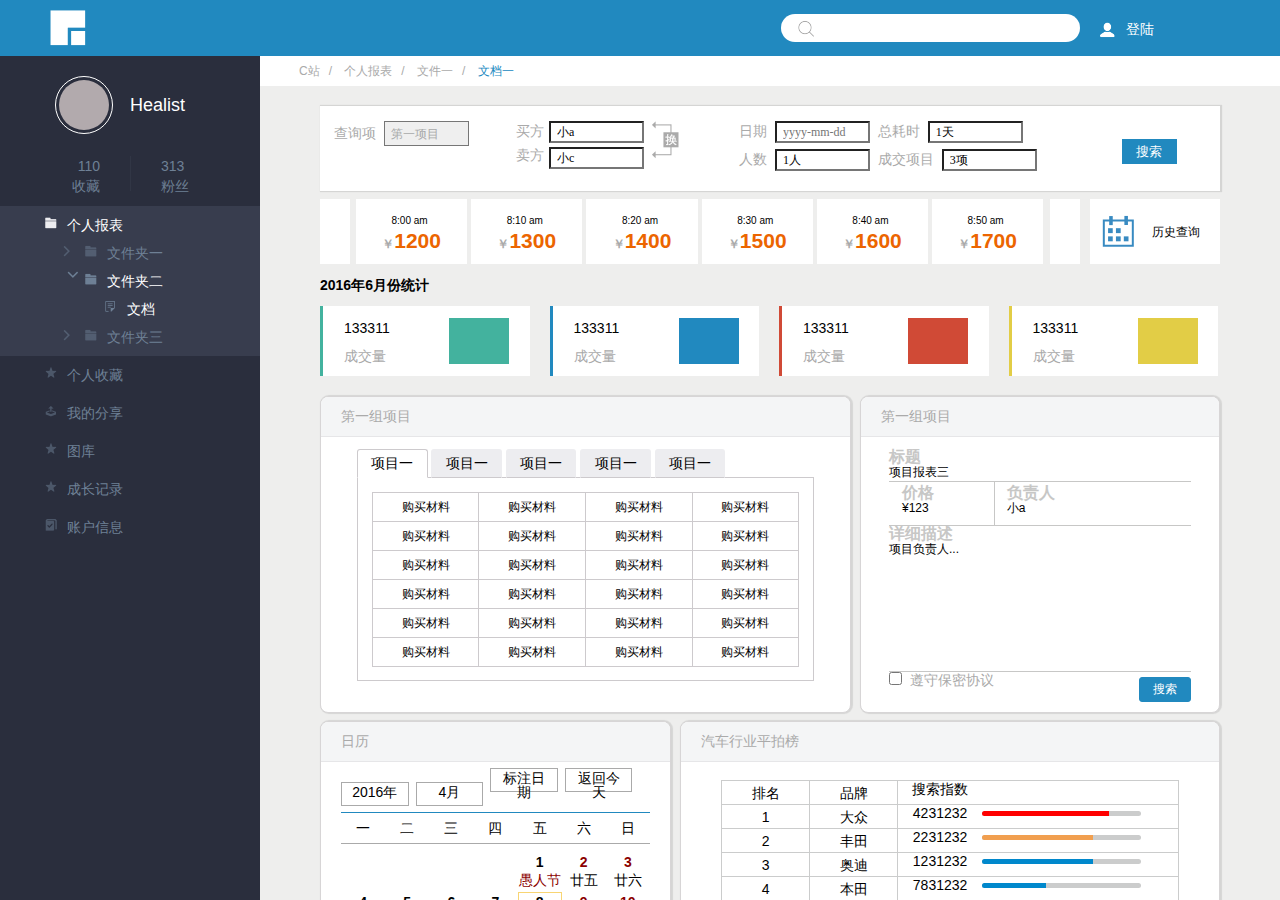
<file: phase1/09/index.html>
<!DOCTYPE html>
<html lang="en">
<head>
	<meta charset="UTF-8">
	<title>Document</title>
	<link rel="stylesheet" href="./css/09.css">
</head>
<body>
	<div class="header">
		<img src="./images/logo.png" alt="">
		<input class="search">
		<div class="login">
			<div class="log">
				<img src="./images/login.png" alt="person">
				<span><a href="#">登陆</a></span>
			</div>
		</div>
	</div>

	<div class="main">
		<div class="sideBar">
			<div class="info">
				<div class="user">
					<div class="userFace">
						<div class="faceIcon"></div>
					</div>
					<a href="userName">Healist</a>
				</div>
				<div class="uInfo">
					<ul>
						<li class="item1"><p>110</p><p>收藏</p></li>
						<li class="item2"><p>313</p><p>粉丝</p></li>
					</ul>
				</div>
			</div>

			<div class="sideNav">
				<dl class="menu-list active">
                    <dt class="menu-title"> 
                        <b class="icon-table"></b>
                        <span>个人报表</span>
                    </dt>
                    <dd>
                        <dl class="child-tree">
                            <dt>
                                <b class="icon-jt"></b>
                                <b class="icon-doc"></b>
                                <span>文件夹一</span>
                            </dt>
                        </dl>
                    </dd>
                    <dd> 
                        <dl class="child-tree">
                            <dt class="active">
                                <b class="icon-jt"></b>
                                <b class="icon-doc"></b>
                                <span>文件夹二</span>
                            </dt> 
                            <dd class="active">
                                <b class="icon-txt"></b>
                                <span>文档</span>
                            </dd>
                        </dl>
                    </dd>
                    <dd>
                        <dl class="child-tree">
                            <dt>
                                <b class="icon-jt"></b>
                                <b class="icon-doc"></b>
                                <span>文件夹三</span>
                            </dt>
                        </dl>
                    </dd>
                </dl>
                <dl class="menu-list">
                    <dt class="menu-title">
                        <b class="icon-star"></b>
                        <span>个人收藏</span>
                    </dt>
                </dl>
                <dl class="menu-list">
                    <dt class="menu-title">
                        <b class="icon-pos"></b>
                        <span>我的分享</span>
                    </dt>
                </dl>
                <dl class="menu-list">
                    <dt class="menu-title">
                        <b class="icon-star"></b>
                        <span>图库</span>
                    </dt>
                </dl>
                <dl class="menu-list">
                    <dt class="menu-title">
                        <b class="icon-star"></b>
                        <span>成长记录</span>
                    </dt>
                </dl>
                <dl class="menu-list">
                    <dt class="menu-title">
                        <b class="icon-book"></b>
                        <span>账户信息</span>
                    </dt>
                </dl>
			</div>
		</div>

		<div class="content">
			<div class="con-nav">
				<a href="javascript:;">C站</a>/
                <a href="javascript:;">个人报表</a>/
                <a href="javascript:;">文件一</a>/ 
                <a href="javascript:;" class="active">文档一</a>
			</div>
			<div class="content_box">
				<div class="con_search">
					<div class="search-xm">
						<span class="xm-name">查询项</span>
						<select name="xm" id="xm">
							<option value="1">第一项目</option>
							<option value="2">第二项目</option>
						</select>
					</div>
					<div class="search-change">
						<div class="changeBox">
							<a href="" class="icon-huan xm-huan"></a>
							<div class="buy">
								<span class="label1">买方</span>
								<input class="val val1" type="text" value="小a">
							</div>
							<div class="sale">
								<span class="label2">卖方</span>
								<input class="val val2" type="text" value="小c">
							</div>
							<div></div>
						</div>
					</div>
                    <div class="search-xq"> 
                        <div class="xq1">
                            <span>日期</span>
                            <input type="text" placeholder="yyyy-mm-dd">
                            <span>总耗时</span>
                            <input type="text" value="1天">
                        </div>
                        <div class="xq2">
                            <span>人数</span>
                            <input type="text" value="1人">
                            <span>成交项目</span>
                            <input type="text" value="3项">
                        </div>
                    </div>

                    <div class="search-button">
                        <input type="submit" value="搜索"> 
                    </div>

				</div>

                <div class="history">
                    <div class="lists">
                        <div class="list-box">
                            <ul>
                                <li><p>8:00 am</p><h4><span>￥</span>1200</h4></li>
                                <li><p>8:10 am</p><h4><span>￥</span>1300</h4></li>
                                <li><p>8:20 am</p><h4><span>￥</span>1400</h4></li>
                                <li><p>8:30 am</p><h4><span>￥</span>1500</h4></li>
                                <li><p>8:40 am</p><h4><span>￥</span>1600</h4></li>
                                <li><p>8:50 am</p><h4><span>￥</span>1700</h4></li>
                            </ul>
                            <a href="" class="icon-pre pre"></a>
                            <a href="" class="icon-next next"></a>
                        </div>
                        <div class="history-info">
                            <b class="icon-date"></b>
                            <span>历史查询</span>
                        </div>
                    </div>
                </div>

                <div class="statistic">
                    <h3 class="sta-title">2016年6月份统计</h3>
                    <ul>
                        <li class="item green item-spe"><div class="text"><p>133311</p><span>成交量</span><b class="block"></b></div></li>
                        <li class="item blue"><div class="text"><p>133311</p><span>成交量</span><b class="block"></b></div></li>
                        <li class="item red"><div class="text"><p>133311</p><span>成交量</span><b class="block"></b></div></li>
                        <li class="item yellow"><div class="text"><p>133311</p><span>成交量</span><b class="block"></b></div></li>
                    </ul>
                </div>

                <div class="xm-details">
                    <div class="xm-table1">
                        <div class="info-title">
                            第一组项目
                        </div>
                        <div class="tab">
                             <ul class="tab-head">
                                <li class="active">项目一</li>
                                <li>项目一</li>
                                <li>项目一</li>
                                <li>项目一</li>
                                <li>项目一</li>
                            </ul>
                            <ul class="tab-body">
                                <li>
                                    <table>
                                        <tbody>
                                            <tr>
                                                <td>购买材料</td>
                                                <td>购买材料</td>
                                                <td>购买材料</td>
                                                <td>购买材料</td>
                                            </tr>
                                            <tr>
                                                <td>购买材料</td>
                                                <td>购买材料</td>
                                                <td>购买材料</td>
                                                <td>购买材料</td>
                                            </tr>
                                            <tr>
                                                <td>购买材料</td>
                                                <td>购买材料</td>
                                                <td>购买材料</td>
                                                <td>购买材料</td>
                                            </tr>
                                            <tr>
                                                <td>购买材料</td>
                                                <td>购买材料</td>
                                                <td>购买材料</td>
                                                <td>购买材料</td>
                                            </tr>
                                            <tr>
                                                <td>购买材料</td>
                                                <td>购买材料</td>
                                                <td>购买材料</td>
                                                <td>购买材料</td>
                                            </tr>
                                            <tr>
                                                <td>购买材料</td>
                                                <td>购买材料</td>
                                                <td>购买材料</td>
                                                <td>购买材料</td>
                                            </tr>
                                        </tbody>
                                    </table>
                                </li>
                                <li></li>
                                <li></li>
                                <li></li>
                                <li></li>
                            </ul>
                        </div>
                    </div>
                    <div class="xm-table2">
                        <div class="info-title">第一组项目</div>
                        <div class="msg">
                            <h3>标题</h3>
                            <p>项目报表三</p>
                            <ol class="lable">
                                <li class="pirc">
                                    <h3>价格</h3>
                                    <p>¥123</p>
                                </li>
                                <li class="person">
                                    <h3>负责人</h3>
                                    <p>小a</p>
                                </li>
                            </ol>
                            <div class="xm-info">
                                <h3>详细描述</h3> 
                                <p>项目负责人...</p>
                            </div>
                            <div class="footer">
                                <div class="u-checked">
                                    <input type="checkbox">
                                    <b class="icon-checkbox"></b>
                                    <span>遵守保密协议</span> 
                                </div>
                                <button class="btn-default">搜索</button>
                            </div>
                        </div>
                    </div>
                </div>

                <div class="other-info">
                    <div class="oi-left">
                        <div class="info-title">日历</div>
                        <div class="date">
                            <div class="change">
                                <div class="u-select year">
                                    <input type="hidden" value="小a">
                                    <div class="u-hd">
                                        <b class="tran"></b>
                                        <span>2016年</span>
                                    </div>
                                    <div class="u-bd">
                                        <ul>

                                        </ul>
                                    </div> 
                                </div>
                                
                                <div class="u-select">
                                    <input type="hidden" value="小a">
                                    <div class="u-hd">
                                        <b class="tran"></b>
                                        <span>4月</span>
                                    </div>
                                    <div class="u-bd">
                                        <ul>

                                        </ul>
                                    </div>
                                </div>
                                
                                <div class="u-select">
                                    <input type="hidden" value="小a">
                                    <div class="u-hd">
                                        <b class="tran"></b>
                                        <span>标注日期</span>
                                    </div>
                                    <div class="u-bd">
                                        <ul>

                                        </ul>
                                    </div>
                                </div>
                                
                                <div class="u-select tip-date">
                                    返回今天
                                </div>
                            </div>
                            <div class="date-list">
                                <ul class="date-head">
                                    <li>一</li>
                                    <li>二</li>
                                    <li>三</li>
                                    <li>四</li>
                                    <li>五</li>
                                    <li>六</li>
                                    <li>日</li> 
                                </ul>
                                <ol class="date-body">
                                   <li></li>
                                   <li></li>
                                   <li></li>
                                   <li></li>
                                    <li class="jr">
                                        <b>1</b>
                                        <br>
                                        <span>愚人节</span>
                                    </li>
                                    <li class="day">
                                        <b>2</b>
                                        <br>
                                        <span>廿五</span>
                                    </li>
                                    <li class="day">
                                        <b>3</b>
                                        <br>
                                        <span>廿六</span>
                                    </li>
                                    <li>
                                        <b>4</b>
                                        <br>
                                        <span>廿七</span>
                                    </li>
                                    <li class="jr">
                                        <b>5</b>
                                        <br>
                                        <span>清明</span>
                                    </li>
                                    <li>
                                        <b>6</b>
                                        <br>
                                        <span>廿九</span>
                                    </li>
                                    <li>
                                        <b>7</b>
                                        <br>
                                        <span>三月</span>
                                    </li>
                                    <li class="active">
                                        <b>8</b> 
                                        <br>
                                        <span>初二</span>
                                    </li>
                                    <li class="day">
                                        <b>9</b>
                                        <br>
                                        <span>初三</span>
                                    </li>
                                    <li class="day">
                                        <b>10</b>
                                        <br>
                                        <span>初四</span>
                                    </li>
                                    <li>
                                        <b>11</b>
                                        <br>
                                        <span>初五</span>
                                    </li>
                                    <li>
                                        <b>12</b>
                                        <br>
                                        <span>初六</span>
                                    </li>
                                    <li>
                                        <b>13</b>
                                        <br>
                                        <span>初七</span>
                                    </li>
                                    <li>
                                        <b>14</b>
                                        <br>
                                        <span>初八</span>
                                    </li>
                                    <li>
                                        <b>15</b>
                                        <br>
                                        <span>初九</span>
                                    </li>
                                    <li class="day">
                                        <b>16</b>
                                        <br>
                                        <span>初十</span>
                                    </li>
                                    <li class="day">
                                        <b>17</b>
                                        <br>
                                        <span>十一</span>
                                    </li>
                                    <li>
                                        <b>18</b>
                                        <br>
                                        <span>十二</span>
                                    </li>
                                    <li>
                                        <b>19</b>
                                        <br>
                                        <span>十三</span>
                                    </li>
                                    <li>
                                        <b>20</b>
                                        <br>
                                        <span>十四</span>
                                    </li>
                                    <li>
                                        <b>21</b>
                                        <br>
                                        <span>十五</span>
                                    </li>
                                    <li>
                                        <b>22</b>
                                        <br>
                                        <span>十六</span>
                                    </li>
                                    <li class="day">
                                        <b>23</b>
                                        <br>
                                        <span>十七</span>
                                    </li>
                                    <li class="day">
                                        <b>24</b>
                                        <br>
                                        <span>十八</span>
                                    </li>
                                    <li>
                                        <b>25</b>
                                        <br>
                                        <span>十九</span>
                                    </li>
                                    <li>
                                        <b>26</b>
                                        <br>
                                        <span>廿十</span>
                                    </li>
                                    <li>
                                        <b>27</b>
                                        <br>
                                        <span>廿一</span>
                                    </li>
                                    <li>
                                        <b>28</b>
                                        <br>
                                        <span>廿二</span>
                                    </li>
                                    <li>
                                        <b>29</b>
                                        <br>
                                        <span>廿三</span>
                                    </li>
                                    <li class="day">
                                        <b>30</b>
                                        <br>
                                        <span>廿四</span>
                                    </li>
                                    <li>
                                        <b></b>
                                        <br>
                                        <span></span>
                                    </li>
                                </ol>
                            </div>
                        </div>
                    </div>



                    <div class="oi-right">
                        <div class="info-title">汽车行业平拍榜</div>
                        <div class="table">
                            <table>
                                <thead>
                                    <tr>
                                        <td><span>排名</span></td>
                                        <td><span>品牌</span></td>
                                        <td><span>搜索指数</span></td>
                                    </tr>
                                </thead>
                                <tbody>
                                    <tr>
                                        <td>1</td>
                                        <td>大众</td>
                                        <td>
                                            <span>4231232</span>
                                            <div class="line-box"> 
                                                <i class="line red">
                                                    <b style="width:80%"></b>
                                                </i>
                                            </div>
                                        </td>
                                    </tr>
                                    <tr>
                                        <td>2</td>
                                        <td>丰田</td>
                                        <td>
                                           <span>2231232</span>
                                            <div class="line-box">
                                                <i class="line orgian">
                                                    <b style="width:70%"></b>
                                                </i>
                                            </div>
                                        </td>
                                    </tr>
                                    <tr>
                                        <td>3</td>
                                        <td>奥迪</td>
                                        <td>
                                           <span>1231232</span>
                                            <div class="line-box">
                                                <i class="line blue">
                                                    <b style="width:70%"></b>
                                                </i>
                                            </div>
                                        </td>
                                    </tr>
                                    <tr>
                                        <td>4</td>
                                        <td>本田</td>
                                        <td>
                                            <span>7831232</span>
                                            <div class="line-box"> 
                                                <i class="line blue">
                                                    <b style="width:40%"></b>
                                                </i>
                                            </div>
                                        </td>
                                    </tr>
                                    <tr>
                                        <td>4</td>
                                        <td>本田</td>
                                        <td>
                                            <span>7831232</span>
                                            <div class="line-box"> 
                                                <i class="line blue">
                                                    <b style="width:40%"></b>
                                                </i>
                                            </div>
                                        </td>
                                    </tr><tr>
                                        <td>4</td>
                                        <td>本田</td>
                                        <td>
                                            <span>7831232</span>
                                            <div class="line-box"> 
                                                <i class="line blue">
                                                    <b style="width:40%"></b>
                                                </i>
                                            </div>
                                        </td>
                                    </tr><tr>
                                        <td>4</td>
                                        <td>本田</td>
                                        <td>
                                            <span>7831232</span>
                                            <div class="line-box"> 
                                                <i class="line blue">
                                                    <b style="width:40%"></b>
                                                </i>
                                            </div>
                                        </td>
                                    </tr><tr>
                                        <td>4</td>
                                        <td>本田</td>
                                        <td>
                                           <span>7831232</span>
                                            <div class="line-box"> 
                                                <i class="line blue">
                                                    <b style="width:40%"></b>
                                                </i>
                                            </div>
                                        </td>
                                    </tr><tr>
                                        <td>4</td>
                                        <td>本田</td>
                                        <td>
                                            <span>7831232</span>
                                            <div class="line-box"> 
                                                <i class="line blue">
                                                    <b style="width:40%"></b>
                                                </i>
                                            </div>
                                        </td>
                                    </tr>
                                </tbody>
                            </table>
                        </div>
                    </div>
                </div>
			</div>
		</div>

	</div>

</body>
</html>
</file>
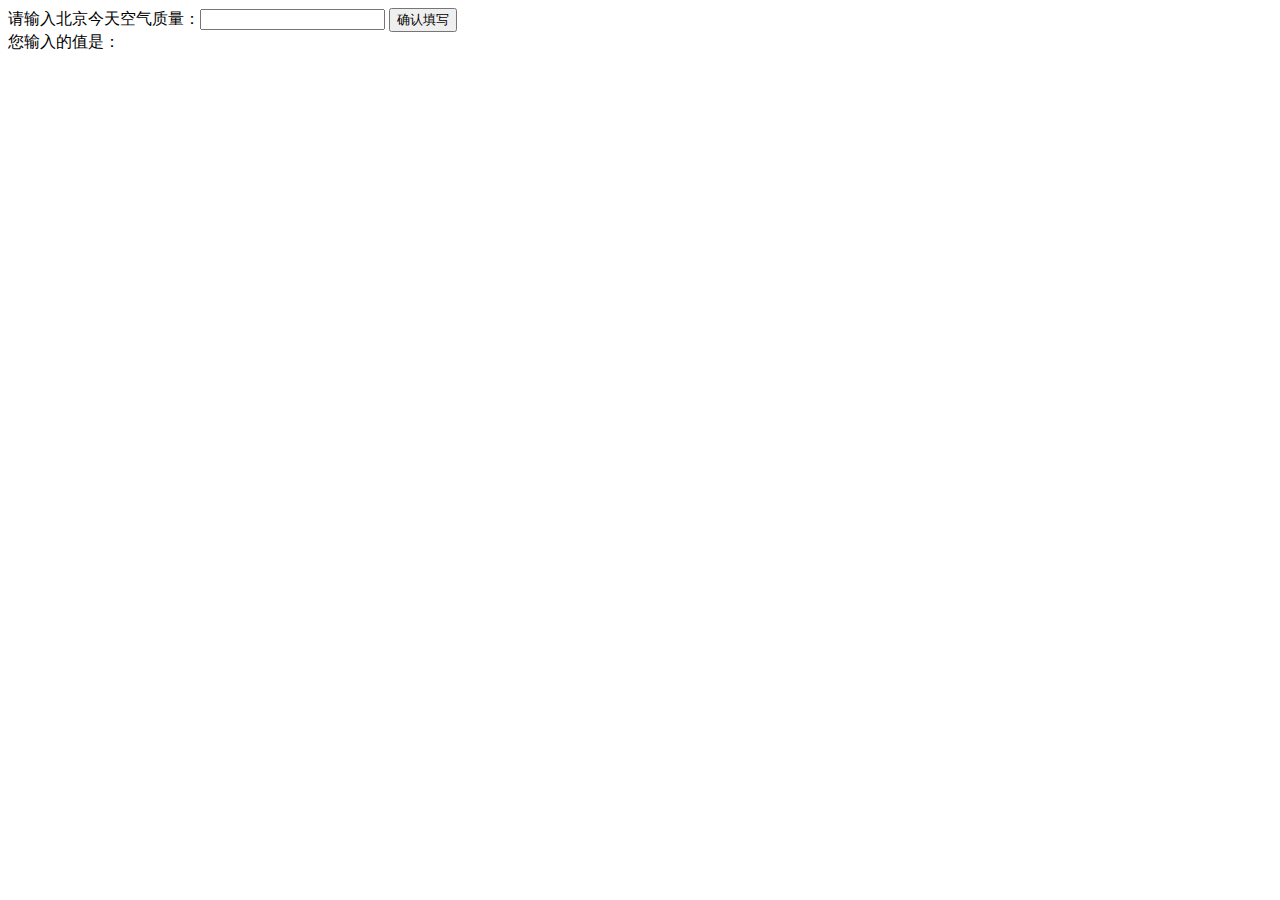
<file: phase2/task13/index.html>
<!DOCTYPE html>
<html>
  <head>
    <meta charset="utf-8">
    <title>IFE JavaScript Task 01</title>
  </head>
<body>

  <label>请输入北京今天空气质量：<input id="aqi-input" type="text"></label>
  <button id="button">确认填写</button>

  <div>您输入的值是：<span id="aqi-display"></span></div>

<script type="text/javascript">
(function() {
  /*
  在注释下方写下代码
  给按钮button绑定一个点击事件
  在事件处理函数中
  获取aqi-input输入的值，并显示在aqi-display中
  */
  $ = function (el) { return document.getElementById(el); };
  $('button').onclick = function() {
    var dom = $('aqi-display');
    if (dom.textContent) {
      dom.textContent = $('aqi-input').value;
    }
    else {
      dom.innerText = $('aqi-input').value;
    }
  }
})();
</script>
</body>
</html>
</file>
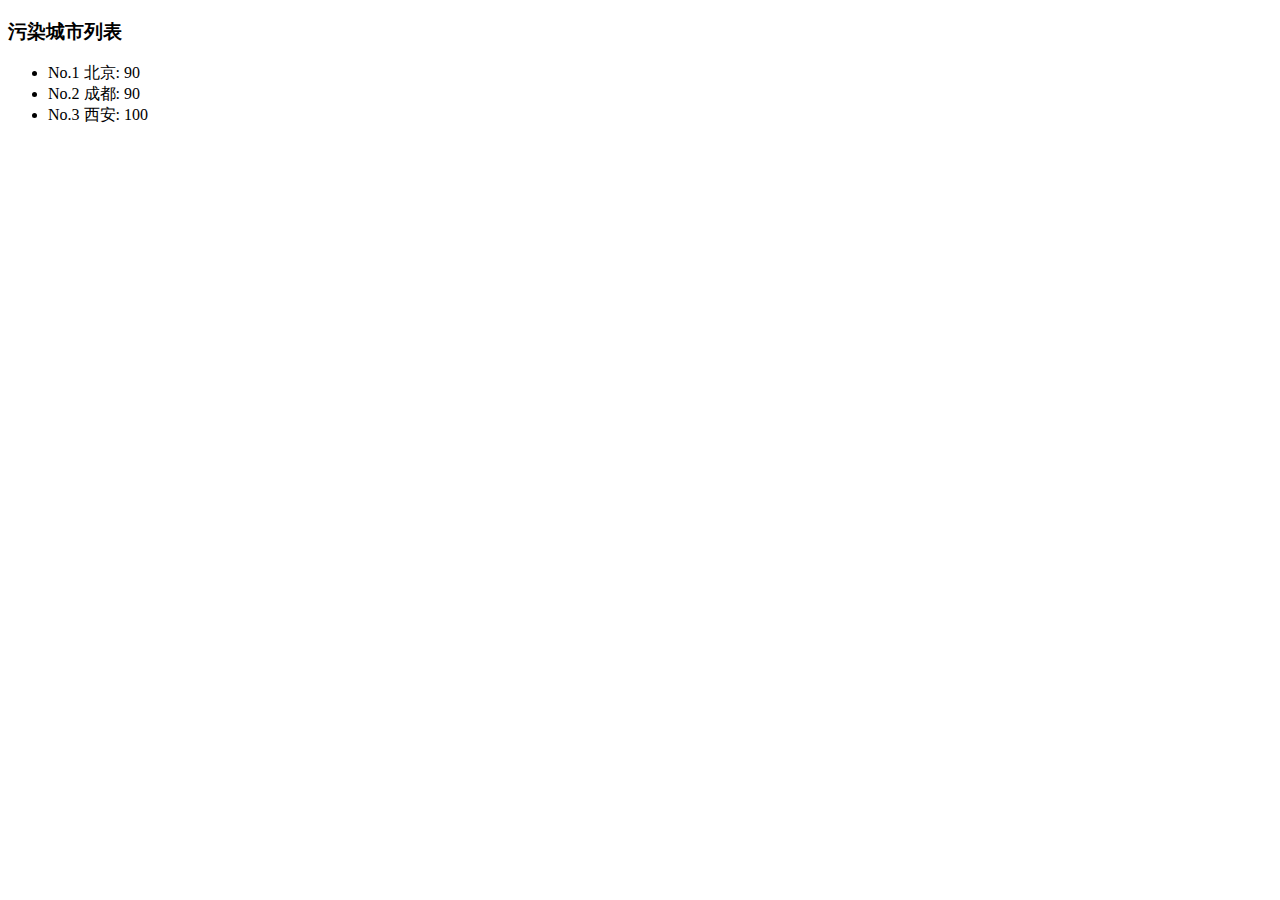
<file: phase2/task14/index.html>
<!DOCTYPE html>
<html>
  <head>
    <meta charset="utf-8">
    <title>IFE JavaScript Task 02</title>
  </head>
<body>

  <h3>污染城市列表</h3>
  <ul id="aqi-list">
<!--
    <li>第一名：福州（样例），10</li>
  	<li>第二名：福州（样例），10</li> -->
  </ul>

<script type="text/javascript">
var aqiData = [
  ["北京", 90],
  ["上海", 50],
  ["福州", 10],
  ["广州", 50],
  ["成都", 90],
  ["西安", 100]
];
(function () {
  /*
  在注释下方编写代码
  遍历读取aqiData中各个城市的数据
  将空气质量指数大于60的城市显示到aqi-list的列表中
  */
    var list = document.getElementById("aqi-list"),
        data =  aqiData.filter(function (item) {
                    return item[1] > 60;
                }).sort(function (a, b) {
                    return a < b;
                }),
        len = data.length,
        liNode,
        i, j;
    for (i = 0;i < len;i++) {
        j = i + 1;
        liNode = document.createElement("li");
        liNode.innerHTML = "No." + j + " " + data[i][0] + ": " + data[i][1];
        list.appendChild(liNode);
    }
})();
</script>
</body>
</html>
</file>
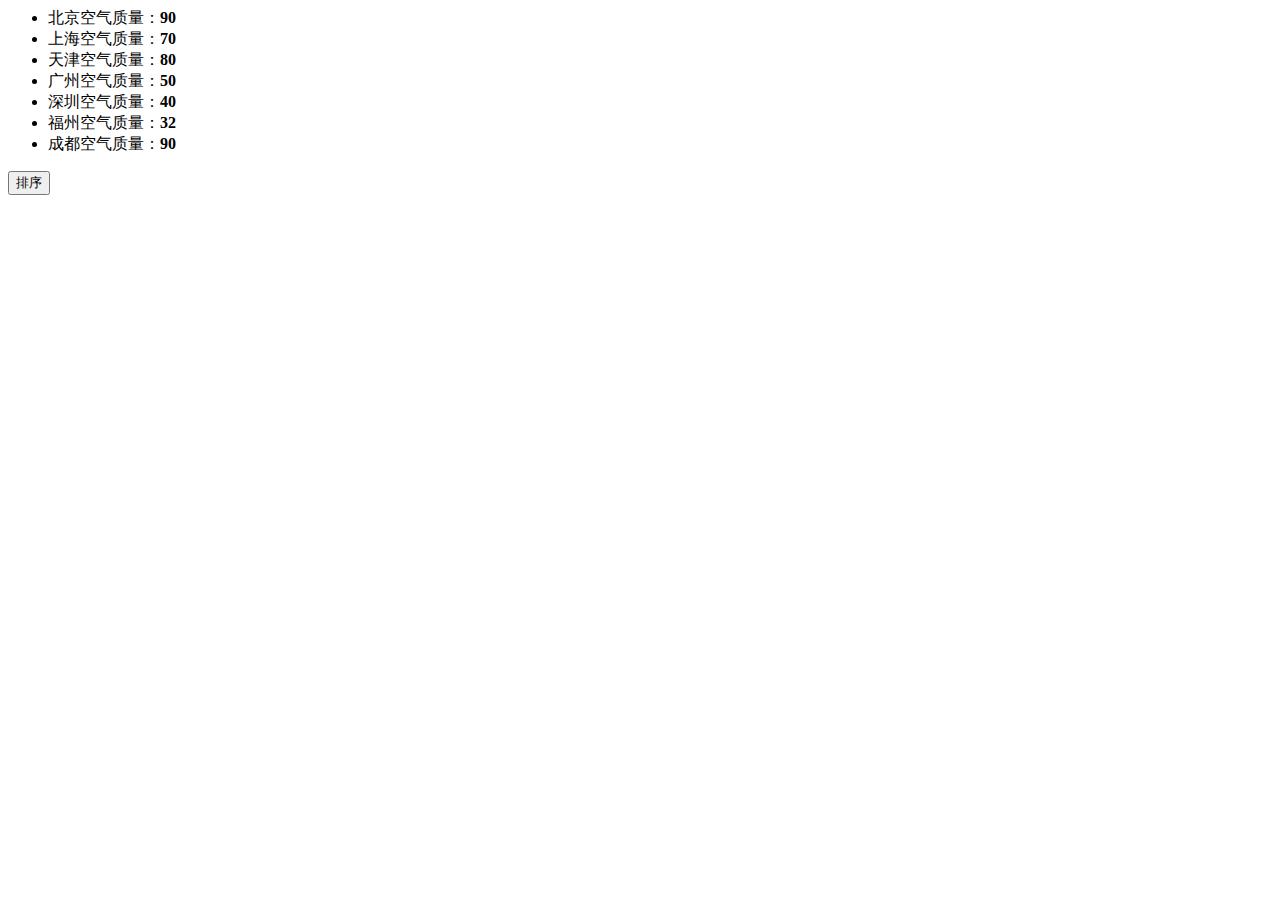
<file: phase2/task15/index.html>
<!DOCTYPE>
<html>
<head>
<meta charset="utf-8">
<title>IFE JavaScript Task 03</title>
</head>

<body>
<ul id="source">
	<li>北京空气质量：<b>90</b></li>
	<li>上海空气质量：<b>70</b></li>
	<li>天津空气质量：<b>80</b></li>
	<li>广州空气质量：<b>50</b></li>
	<li>深圳空气质量：<b>40</b></li>
	<li>福州空气质量：<b>32</b></li>
	<li>成都空气质量：<b>90</b></li>
</ul>
<ul id="resort">
	<!-- 
	<li>第一名：北京空气质量：<b>90</b></li>
	<li>第二名：北京空气质量：<b>90</b></li>
	<li>第三名：北京空气质量：<b>90</b></li>
	-->
</ul>
<button id="sort-btn">排序</button>
<script>
var number = ['一','二','三','四','五','六','七','八','九','十'];
/**
* getData方法
* 读取id为source的列表，获取其中城市名字及城市对应的空气质量
* 返回一个数组，格式见函数中示例
*/
function getData() {
	var data = [], html, city, aqi;
	var objs = document.getElementById('source').getElementsByTagName('li');
	for (var i = objs.length - 1; i >= 0; i--) {
		html = objs[i].innerHTML;
		aqi = parseInt(objs[i].getElementsByTagName('b')[0].innerText);
		city = html.replace('空气质量：<b>' + aqi + '</b>', '');
		data[i] = [city, aqi];
	};
	return data;
};
/**
* sortAqiData
* 按空气质量对data进行从小到大的排序
* 返回一个排序后的数组
*/
function sortAqiData(data) {
	data.sort(function(x, y){
		return x[1] - y[1]
	});
	return data
};
/**
* render
* 将排好序的城市及空气质量指数，输出显示到id位resort的列表中
* 格式见ul中的注释的部分
*/
function render(data) {
	var sb = [];
	for (var i in data) {
		var val = parseInt(data[i][1]);
		sb.push('<li>第'+number[i]+'名：' + data[i][0] + '空气质量：<b>' + val + '</b></li>');
	};
	document.getElementById('resort').innerHTML = sb.join('')
};
function btnHandle() {
	var aqiData = getData();
	aqiData = sortAqiData(aqiData);
	render(aqiData);
};
function init() {
	document.getElementById('sort-btn').onclick = function(){
		btnHandle()
	}
};
init();
</script>
</body>
</html>
</file>
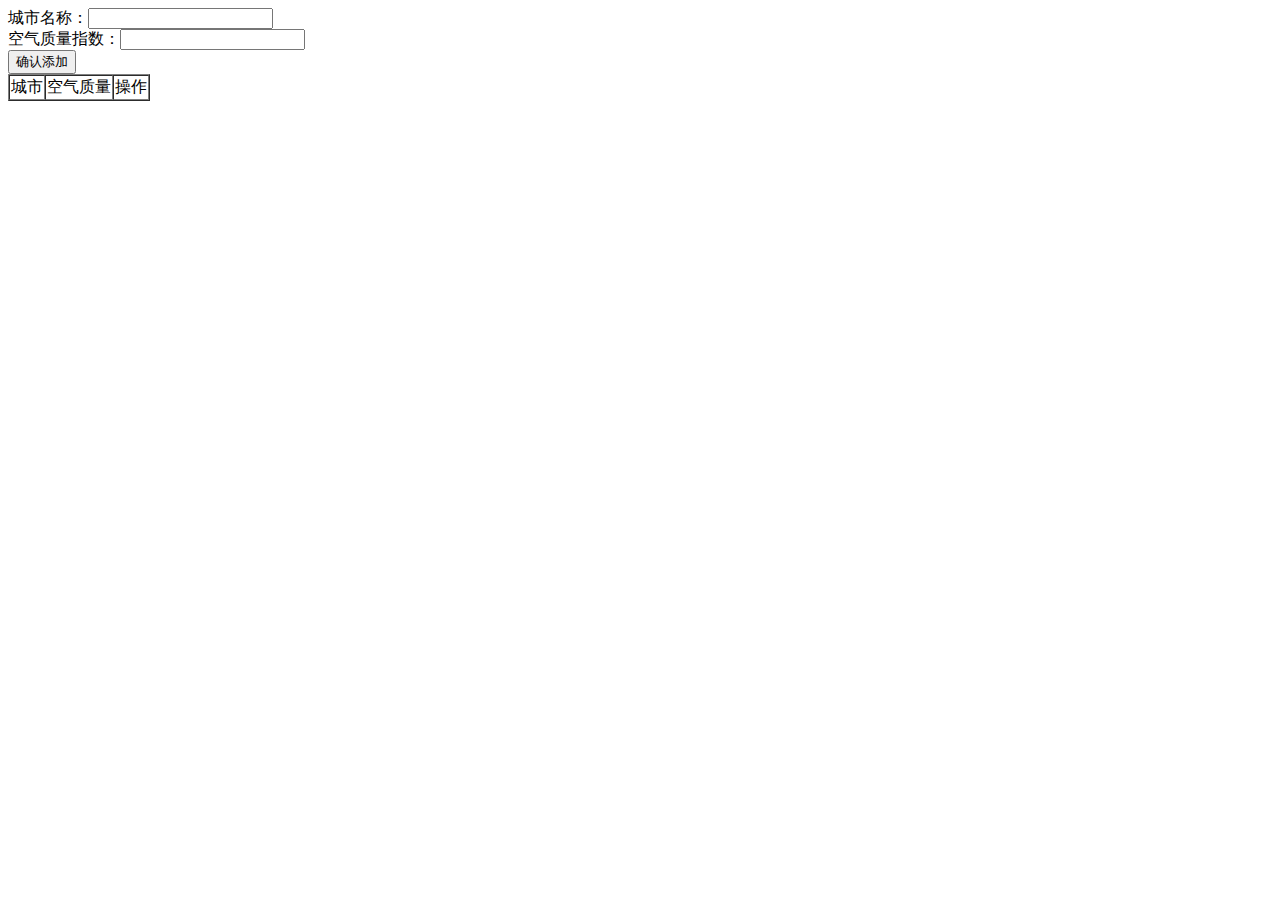
<file: phase2/task16/index.html>
<!DOCTYPE>
<html>
  <head>
    <meta charset="utf-8">
    <title>task 16</title>
    <script src="task.js"></script>
  </head>
<body>

  <div>
    <label>城市名称：<input id="aqi-city-input" type="text"></label><br>
    <label>空气质量指数：<input id="aqi-value-input" type="text"></label><br>
    <button id="add-btn">确认添加</button>
  </div>
  <table id="aqi-table" border="1" cellspacing="0">
    <tr>
      <td>城市</td><td>空气质量</td><td>操作</td>
    </tr>
    <!--
    <tr>
      <td>北京</td><td>90</td><td><button>删除</button></td>
    </tr>
    <tr>
      <td>北京</td><td>90</td><td><button>删除</button></td>
    </tr>
    -->
  </table>

</body>

</html>
</file>
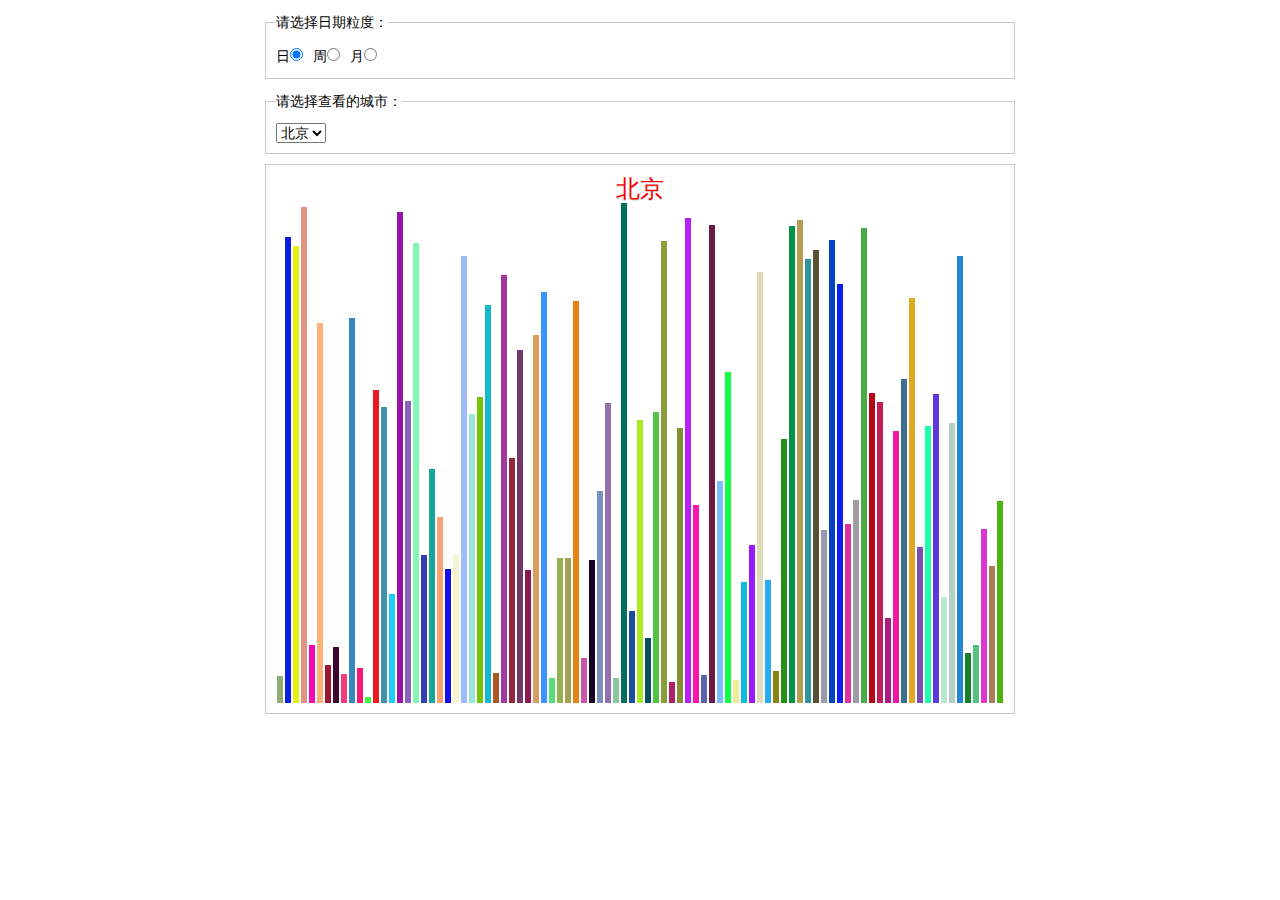
<file: phase2/task17/index.html>
<!DOCTYPE>
<html>
<head>
<meta charset="utf-8">
<title>IFE JavaScript Task 05</title>
<style type="text/css">
*{margin:0;padding:0;outline:none;font:400 14px/24px "Microsoft YaHei",微软雅黑,arial}
body{padding:10px}
fieldset{margin-bottom:10px;padding:10px;vertical-align:middle;border:1px solid #ccc;width:728px}
fieldset label{float:left;margin-right:10px}
#main-wrap{width:750px;margin:0 auto}
#aqi-chart-wrap{border:1px solid #ccc;padding:10px;*zoom:1;width:728px;position:relative;padding-top:38px}
#aqi-chart-wrap:after{visibility:hidden;display:block;font-size:0;content:'';clear:both;height:0}
#aqi-chart-wrap div.chart-wrap{position:relative;z-index:0;float:left;margin:0 1px;height:500px}
#aqi-chart-wrap div.chart-wrap div{position:absolute;bottom:0;left:0;right:0;background:#f00}
#aqi-chart-wrap.day div.chart-wrap{width:6px;cursor:pointer}
#aqi-chart-wrap.week div.chart-wrap{width:6px;cursor:pointer}
#aqi-chart-wrap.month div.chart-wrap{width:6px;cursor:pointer}
#aqi-chart-wrap div.title{position:absolute;top:10px;text-align:center;left:0;right:0;color:#f00;text-shadow:0 1px 0 rgba(0,0,0,.2);font-size:24px;line-height:28px}
</style>
</head>
<body>
<div id="main-wrap">
  <fieldset id="form-gra-time">
    <legend>请选择日期粒度：</legend>
    <label>日<input name="gra-time" value="day" type="radio" checked="checked"></label>
    <label>周<input name="gra-time" value="week" type="radio"></label>
    <label>月<input name="gra-time" value="month" type="radio"></label>
  </fieldset>
  <fieldset>
    <legend>请选择查看的城市：</legend>
    <select id="city-select">
      <option>北京</option>
    </select>
  </fieldset>
  <div id="aqi-chart-wrap"></div>
</div>
<script src="task.js"></script>
</body>
</html>
</file>
<file: phase1/09/css/09.css>
* {
	margin: 0;
	padding: 0;
}

ul {
	list-style: none;
}

html, body {
  margin: 0;
  padding: 0;
  width: 100%;
  height: 100%;
  font: 14px/100% "微软雅黑", "Microsoft YaHei", arial; }

table {
	border-collapse: collapse;
    border-spacing: 0;
}

/**
    chrome 
**/
::-webkit-scrollbar-track-piece {
  background-color: #fff;
  -webkit-border-radius: 0;
}

::-webkit-scrollbar {
  width: 8px;
  height: 8px;
}

::-webkit-scrollbar-thumb {
  height: 50px;
  background-color: #999;
  -webkit-border-radius: 4px;
  outline: 2px solid #fff;
  outline-offset: -2px;
  border: 2px solid #fff;
}

::-webkit-scrollbar-thumb:hover {
  height: 50px;
  background-color: #9f9f9f;
  -webkit-border-radius: 4px;
}

.header {
	min-width: 1200px;
	height: 56px;
	background-color: #2189bf;
	position: relative;
}

.header img {
	position: absolute;
	left: 50px;
	top: 10px;
}

.search {
	position: absolute;
	width: 260px;
	height: 28px;
	right: 200px;
	top: 14px;
	border: none;
	border-radius: 18px;
	padding-left: 39px;
	background: url(../images/search.png) no-repeat 17px center white;
	outline: none;
}

.login {
	position: absolute;
	width: 80px;
	height: 28px;
	right: 100px;
	top: 14px;
	text-align: center;
}

.log {
	position: relative;
	width: 100%;
	height: 100%;
}

.login img {
	display: inline-block;
	position: absolute;
	left: 0;
	top: 8px;
}

.login span {
	display: inline-block;
	margin-top: 8px;
}

.login span a {
	text-decoration: none;
	color: #fff;
}

.main {
	position: absolute;
	min-width: 1200px;
	top: 56px;
	left: 0;
	right: 0;
	bottom: 0;
}

.sideBar {
	width: 260px;
	position: relative;
	height: 100%;
	background-color: #2a2e3d;
	float: left;
}

.info {
	width: 100%;
	height: 150px;
	overflow: hidden;
}

.user {
	position: relative;
	height: 90px;
	width: 100%;
	overflow: hidden;
}

.userFace {
	position: absolute;
	width: 56px;
	height: 56px;
	border: 1px solid #fff;
	border-radius: 50%;
	left: 55px;
	top: 20px;
}

.faceIcon {
	position: relative;
	width: 50px;
	height: 50px;
	border: none;
	outline: none;
	background-color: #b2aaad;
	border-radius: 50%;
	top: 3px;
	left: 3px;
}

.user a {
	text-decoration: none;
	font-size: 18px;
	color: #fff;
	position: absolute;
	left: 130px;
	top: 42px;
}

.uInfo {
	width: 100%;
	height: 60px;
	padding: 10px 0;
	text-align: center;
}

.uInfo ul {
	display: block;
	list-style: none;
	width: 100%;
	height: 35px;
}

.uInfo ul li {
	float: left;
	width: 50%;
	height: 35px;
	box-sizing: border-box;
}

li.item1{
	text-align: right;
    padding-right: 30px;
}

li.item2 {
	border-left: 1px solid #313645;
	padding-left: 30px;
	text-align: left;
}

.uInfo ul li p{
	color: #6e8095;
	display: block;
	line-height: 20px;
}

div.sideNav {
	position: absolute;
	top: 150px;
	left: 0;
	right: 0;
	bottom: 0;
	overflow: hidden;
	overflow-y :auto;
	width: 100%;
}

.sideNav .menu-list {
  padding: 5px 0 5px 45px;
  color: #6e8095;
}
.sideNav .menu-list dt, .sideNav .menu-list dd {
  cursor: pointer;
  line-height: 28px;
}
.sideNav .menu-list b {
  opacity: .5;
}
.sideNav .menu-list:hover, .sideNav .menu-list.active {
  background: #383d4e;
}
.sideNav .menu-list:hover .menu-title, .sideNav .menu-list.active .menu-title {
  color: #fff;
}
.sideNav .menu-list:hover .menu-title b, .sideNav .menu-list.active .menu-title b {
  opacity: 1;
}
.icon-table {
    position: relative;
    top: 1px;
    width: 18px;
    height: 14px;
    display: inline-block;
    background: url("../images/folder-light.png") no-repeat;
}

.icon-jt {
	transition: .2s all ease;
	position: relative;
    top: 1px;
    width: 18px;
    height: 14px;
    display: inline-block;
    background: url("../images/arrowright.png") no-repeat;
}

.icon-doc {
    position: relative;
    top: 1px;
    width: 18px;
    height: 14px;
    display: inline-block;
    background: url("../images/folder.png") no-repeat;
}

.icon-star {
	position: relative;
    top: 1px;
    width: 18px;
    height: 14px;
    display: inline-block;
    background: url("../images/star.png") no-repeat;
}

.icon-pos {
    position: relative;
    top: 1px;
    width: 18px;
    height: 14px;
    display: inline-block;
    background: url("../images/share.png") no-repeat;
}

.icon-txt {
	position: relative;
    top: 1px;
    width: 18px;
    height: 14px;
    display: inline-block;
    background: url("../images/doc.png") no-repeat;
}

.icon-book {
	position: relative;
    top: 1px;
    width: 18px;
    height: 14px;
    display: inline-block;
    background: url("../images/account.png") no-repeat;
}

.sideNav .menu-list .child-tree > dt {
  padding-left: 18px;
}
.sideNav .menu-list .child-tree > dt .icon-jt {
  transition: .2s all ease;
}
.sideNav .menu-list .child-tree > dt:hover, .sideNav .menu-list .child-tree > dt.active {
  color: #fff;
}
.sideNav .menu-list .child-tree > dt:hover .icon-doc,
.sideNav .menu-list .child-tree > dt:hover .icon-jt, .sideNav .menu-list .child-tree > dt.active .icon-doc,
.sideNav .menu-list .child-tree > dt.active .icon-jt {
  opacity: 1;
}
.sideNav .menu-list .child-tree > dt:hover .icon-jt, .sideNav .menu-list .child-tree > dt.active .icon-jt {
  transform: rotate(90deg);
}
.sideNav .menu-list .child-tree > dd {
  padding-left: 60px;
}
.sideNav .menu-list .child-tree > dd:hover, .sideNav .menu-list .child-tree > dd.active {
  color: #fff;
}
.sideNav .menu-list .child-tree > dd:hover .icon-txt, .sideNav .menu-list .child-tree > dd.active .icon-txt {
  opacity: 1;
}



/*main content*/
.content {
	position: relative;
	height: 100%;
	overflow: hidden;
}

.con-nav {
	height: 30px;
	line-height: 30px;
	font-size: 12px;
	background-color: #fff;
	color: #aaa;
	padding: 0 30px;
}

.con-nav > a {
	color: #aaa;
  	padding: 0 9px;
  	text-decoration: none;
}

.con-nav > a:hover, .con-nav > a.active {
	color: #2189bf;
}

.content_box {
	position: absolute;
	top: 30px;
	left: 0;
	right: 0;
	bottom: 0;
	padding: 20px 60px;
	box-sizing: border-box;
	background-color: #eeeeed;
	overflow: hidden;
	overflow-y:auto;
}

.con_search {
	height: 70px;
	padding-top: 15px;
	box-shadow: 1px 0 1px 1px rgba(0,0,0,0.1);
	margin-bottom: 8px;
	background-color: #fff;
}

.search-xm {
	width: 20%;
	float: left;
	box-sizing: border-box;
	margin-left: 10px;
}

.xm-name {
	color: #aaa;
	padding: 0 4px;
}

.search-xm select {
	webkit-appearance:none;
	   -moz-appearance:none;
	        appearance:none;
	padding-left: 6px;
	font: 12px "Microsoft YaHei";
	color: #a8aaaa;
	width: 85px;
	height: 25px;
}

.search-change {
	width: 20%;
	float: left;
	margin-right: 5%;
	box-sizing: border-box;
	height: 50px;
}

.search-change .xm-huan {
    position: absolute;
    line-height: 59px;
    left: 140px;
    height: 63px;
    width: 41px;
    color: #fff;
    display: inline-block;
    background: url("../images/change.png") no-repeat;
}

.changeBox {
	position: relative;
	width: 178px;
	margin: 0 auto;
	height: 100%;
}

.label1 {
	position: absolute;
	left: 5px;
	top: 3px;
	color: #aaa;
}

.label2 {
	position: absolute;
	left: 5px;
	top: 27px;
	color: #aaa;
}

.val {
	webkit-appearance:none;
	   -moz-appearance:none;
	        appearance:none;
	padding-left: 6px;
	font: 12px "Microsoft YaHei";
	width: 85px;
	height: 18px;
}

.val1 {
	position: absolute;
	left: 38px;
}

.val2 {
	position: absolute;
	left: 38px;
	top: 26px;
}

.search-xq {
	width: 40%;
	float: left;
	height: 50px;
}

.xq1 {
	overflow: hidden;
}

.xq1 span {
	color: #aaa;
	padding: 0 4px;
}

.xq2 {
	margin-top: 6px;
}

.xq2 span {
	color: #aaa;
	padding: 0 4px;
}

.search-xq input {
	webkit-appearance:none;
	   -moz-appearance:none;
	        appearance:none;
	padding-left: 6px;
	font: 12px "Microsoft YaHei";
	width: 85px;
	height: 18px;
}


.search-button {
	width: 12%;
	height: 50px;
	float: left;
	text-align: center;
	padding-top: 18px;
}

.search-button input {
	width: 55px;
	height: 25px;
	border: none;
	color: #fff;
	background-color: #2189bf;
	cursor: pointer;
}

.history {
	height: 65px;margin-bottom: 8px;
	position: relative;
}

.lists {
	height: 100%;
	padding-right: 140px;
}

.history-info {
	position: absolute;
	right: 0;
	top: 0;
	height: 65px;
	line-height: 65px;
	width: 130px;
	text-align: right;
	background-color: #fff;
}

.history-info  span {
	font-size: 12px;
	padding-right: 20px;
}

.icon-date {
    position: absolute;
    left: 12px;
    top: 16px;
    width: 34px;
    height: 34px;
    background-position: 0 -447px;
    display: inline-block;
    background: url("../images/search-date.png") no-repeat;
}

.list-box {
	position: relative;
	width: 100%;
    padding: 0 30px 0 36px;
    box-sizing: border-box;
    height: 100%;
}

.list-box ul {
	width: 100%;
	list-style: none;
}

.list-box ul li {
	background-color: #fff;
	float: left;
    width: 16.6%;
    height: 65px;
    box-sizing: border-box;
    border-right: 4px solid #eeeeed;
    text-align: center;
    cursor: pointer;
}

.list-box ul li p {
	border-top: 4px solid #fff;
    padding: 5px 4px 0 0;
    margin-top: 6px;
    margin-bottom: 6px;
    font-size: 10px;
}

.list-box ul li h4 {
	font-size: 21px;
    color: #ec6500;
}

.list-box ul li h4 span {
	color: #aaa;
	font-size: 12px;
}

.pre {
	position: absolute;
	top: 0;
	left: 0;
	width: 30px;
	height: 65px;
	background-color: #fff;
    background-position: 0 -264px;
}

.next {
	position: absolute;
	right: 0;
	top: 0;
	width: 30px;
	height: 65px;
	background-color: #fff;
}


.statistic {
	margin-bottom: 8px;
	height: 110px;
}

.statistic h3 {
	display: block;
    font-size: 1em;
    -webkit-margin-before: 1em;
    -webkit-margin-after: 1em;
    -webkit-margin-start: 0px;
    -webkit-margin-end: 0px;
}

.statistic ul {
	list-style: none;
	height: 80px;
	margin-left: -2%;
}

li.item {
	position: relative;
    float: left;
    width: 25%;
    height: 70px;
    box-sizing: border-box;
    padding-left: 2%;
}

.item .text {
  position: absolute;
  top: 0;
  bottom: 0;
  width: 90%;
  background: #fff;
  border-left: 3px solid #fff;
  z-index: 1;
  padding-top: 8px;
  line-height: 28px;
}

.item .text p,.item .text span {
  padding-left: 10%;
}
.item .text span {
  color: #aaa;
}

.item .block {
  position: absolute;
  right: 10%;
  top: 12px;
  width: 60px;
  height: 46px;
  z-index: 2;
}
.item.green .text {
  border-left-color: #43b29e;
}
.item.green .block {
  background: #43b29e;
}
.item.blue .text {
  border-left-color: #2189bf;
}
.item.blue .block {
  background: #2189bf;
}
.item.red .text {
  border-left-color: #d04a36;
}
.item.red .block {
  background: #d04a36;
}
.item.yellow .text {
  border-left-color: #e2cd46;
}
.item.yellow .block {
  background: #e2cd46;
}


.xm-details {
	margin-bottom: 8px;
	height: 317px;
}

.xm-table1 {
	width: 59%;
	height: 317px;
	box-shadow: 1px 0 1px 1px rgba(0, 0, 0, 0.1);
	border-radius: 8px;
    box-sizing: border-box;
    overflow: hidden;
    border: 1px solid #d7d5d6;
    background-color: #fff;
    float: left;
}

.xm-table2 {
	width: 40%;
	height: 317px;
	box-shadow: 1px 0 1px 1px rgba(0, 0, 0, 0.1);
	border-radius: 8px;
    box-sizing: border-box;
    overflow: hidden;
    border: 1px solid #d7d5d6;
    background-color: #fff;
    float: right;
}

.info-title {
	height: 39px;
    line-height: 39px;
    padding-left: 20px;
    border-bottom: 1px solid #e6e6e8;
    color: #aaa;
    background: #f4f5f6;
}

div.tab {
	padding: 12px 36px 23px;
}

div.tab ul {
	list-style: none;
}

ul.tab-head {
	list-style: none;
}

ul.tab-head > li.active {
    border: 1px solid #cdcacd;
    border-bottom-color: #fff;
    background: #fff;
}

ul.tab-head > li {
	display: inline-block;
    height: 27px;
    width: 15%;
    text-align: center;
    line-height: 27px;
    border-radius: 3px 3px 0 0;
    border: 1px solid #ededf0;
    border-bottom: 1px solid #cdcacd;
    background: #ededf0;
    cursor: pointer;
}

ul.tab-body {
	padding: 3%;
    margin-top: -1px;
    border: 1px solid #cdcacd;
}

ul.tab-body > li tr,ul.tab-body > li td  {
	border: 1px solid #cdcacd;
    height: 28px;
    font-size: 12px;
}

ul.tab-body > li td  {
	font-family: "宋体";
}

.tab-body > li table {
  width: 100%;
  text-align: center;
}

.msg {
	padding: 12px 28px 0;
}

.msg h3 {
	color: #c7c7c6;
}

.msg .lable {
    border: 1px solid #c7c7c6;
    border-left: none;
    border-right: none;
    height: 43px;
}

.msg .lable .pirc {
    width: 35%;
    border-right: 1px solid #c7c7c6;
}

.msg .lable .person {
    margin-left: -1px;
    width: 65%;
}

.msg .lable > li {
    float: left;
    padding-left: 13px;
    padding-top: 3px;
    height: 43px;
    box-sizing: border-box;
}

.msg .xm-info {
    height: 145px;
    border-bottom: 1px solid #c7c7c6;
}

.msg h3 {
    color: #c7c7c6;
}

.msg .footer {
    position: relative;
}

.msg .footer .u-checked span {
    color: #aaa;
    padding-left: 4px;
}

.msg .footer .btn-default {
    position: absolute;
    right: 0px;
    top: 5px;
    border-color: #2189bf;
    background: #2189bf;
    color: #fff;
}

[class^='btn'] {
    padding: 3px 13px;
    font-size: 12px;
    border-radius: 3px;
    border: 1px solid #fff;
    cursor: pointer;
    transition: .2s background ease-out;
}

ol {
	list-style: none;
}

.xm-info p, .msg p  {
	font: 12px/1.5 Microsoft YaHei,arial,sans-serif,'宋体';
}

.other-info {
	margin-bottom: 8px;
}

.oi-left {
	width: 39%;
	height: 340px;
	box-shadow: 1px 0 1px 1px rgba(0, 0, 0, 0.1);
	border-radius: 8px;
    box-sizing: border-box;
    overflow: hidden;
    border: 1px solid #d7d5d6;
    background: #fff;
    float: left;
}

.oi-right {
	width: 60%;
	height: 340px;
	box-shadow: 1px 0 1px 1px rgba(0, 0, 0, 0.1);
	border-radius: 8px;
    box-sizing: border-box;
    overflow: hidden;
    border: 1px solid #d7d5d6;
    background: #fff;
    float: right;
}

.date {
	padding: 0 20px;
	position: relative;
}


.change {
  padding: 6px 0;
}
.p-index .p-date .change > div {
  box-sizing: border-box;
  display: block;
  float: left;
  cursor: pointer;
}
.p-index .p-date .change .tip-date {
  text-align: center;
  border: 1px solid #aaa;
  height: 23px;
  line-height: 23px;
  width: 22%;
  margin-right: 0%;
}
.change .u-select {
  display: inline-block;
  text-align: center;
  padding: 2px 5px 0 5px;
  width: 18%;
  height: 20px;
  border: 1px solid #aaa;
  margin-right: 1%;
}
d.change .u-select.year {
  width: 26%;
}
d.change .u-select > .u-hd {
  width: auto;
  padding: 0;
  padding-right: 15px;
  text-align: center;
}
d.change .u-select .tran {
  position: absolute;
  left: 50%;
  margin-left: 25%;
  top: 9px;
  height: 0;
  width: 0;
  border: 5px solid #fff;
  border-bottom-color: transparent;
  border-top-color: #aaa;
}
.date-body > li,
.date-head > li {
  float: left;
  width: 14.28%;
  line-height: 30px;
  text-align: center;
}
.date-head {
  height: 30px;
  border-top: 1px solid #2189bf;
  border-bottom: 1px solid #aaa;
}
.date-body {
  padding: 8px 0;
}
.date-body > li {
  height: 40px;
  line-height: 18px;
  box-sizing: border-box;
  border: 1px solid #fff;
}
.date-body > li.jr span, .date-body > li.day b {
  color: darkred;
}
.date-body > li.active {
  border-color: #f8d573;
}




.table {
  padding: 18px 40px 0;
}
.oi-right table {
  width: 100%;
  text-align: center;
}
.oi-right td,
.oi-right tr {
  border: 1px solid #cbcccc;
  height: 23px;
}
.oi-right td > td:last-child,
.oi-right tr > td:last-child {
  position: relative;
  text-align: left;
}
.oi-right tbody tr:hover {
  background: #f4f5f6;
}
.oi-right thead tr td:last-child .line-box,
.oi-right tbody tr td:last-child .line-box {
  float: left;
  box-sizing: border-box;
  padding-right: 37px;
  width: 70%;
  height: 100%;
}
.oi-right thead tr td:last-child span,
.oi-right tbody tr td:last-child span {
  width: 30%;
  height: 100%;
  text-align: center;
  padding-top: 2px;
  float: left;
}
.oi-right thead tr td:last-child i,
.oi-right tbody tr td:last-child i {
  height: 5px;
  display: inline-block;
  width: 100%;
  background: #cbcccc;
  border-radius: 50px;
  overflow: hidden;
}
.oi-right thead tr td:last-child i.red b,
.oi-right tbody tr td:last-child i.red b {
  background: red;
}
.oi-right thead tr td:last-child i.blue b,
.oi-right tbody tr td:last-child i.blue b {
  background: #08c;
}
.oi-right thead tr td:last-child i.orgian b,
.oi-right tbody tr td:last-child i.orgian b {
  background: #f19f4f;
}
.oi-right thead tr td:last-child b,
.oi-right tbody tr td:last-child b {
  display: block;
  float: left;
  height: 100%;
}
</file>
